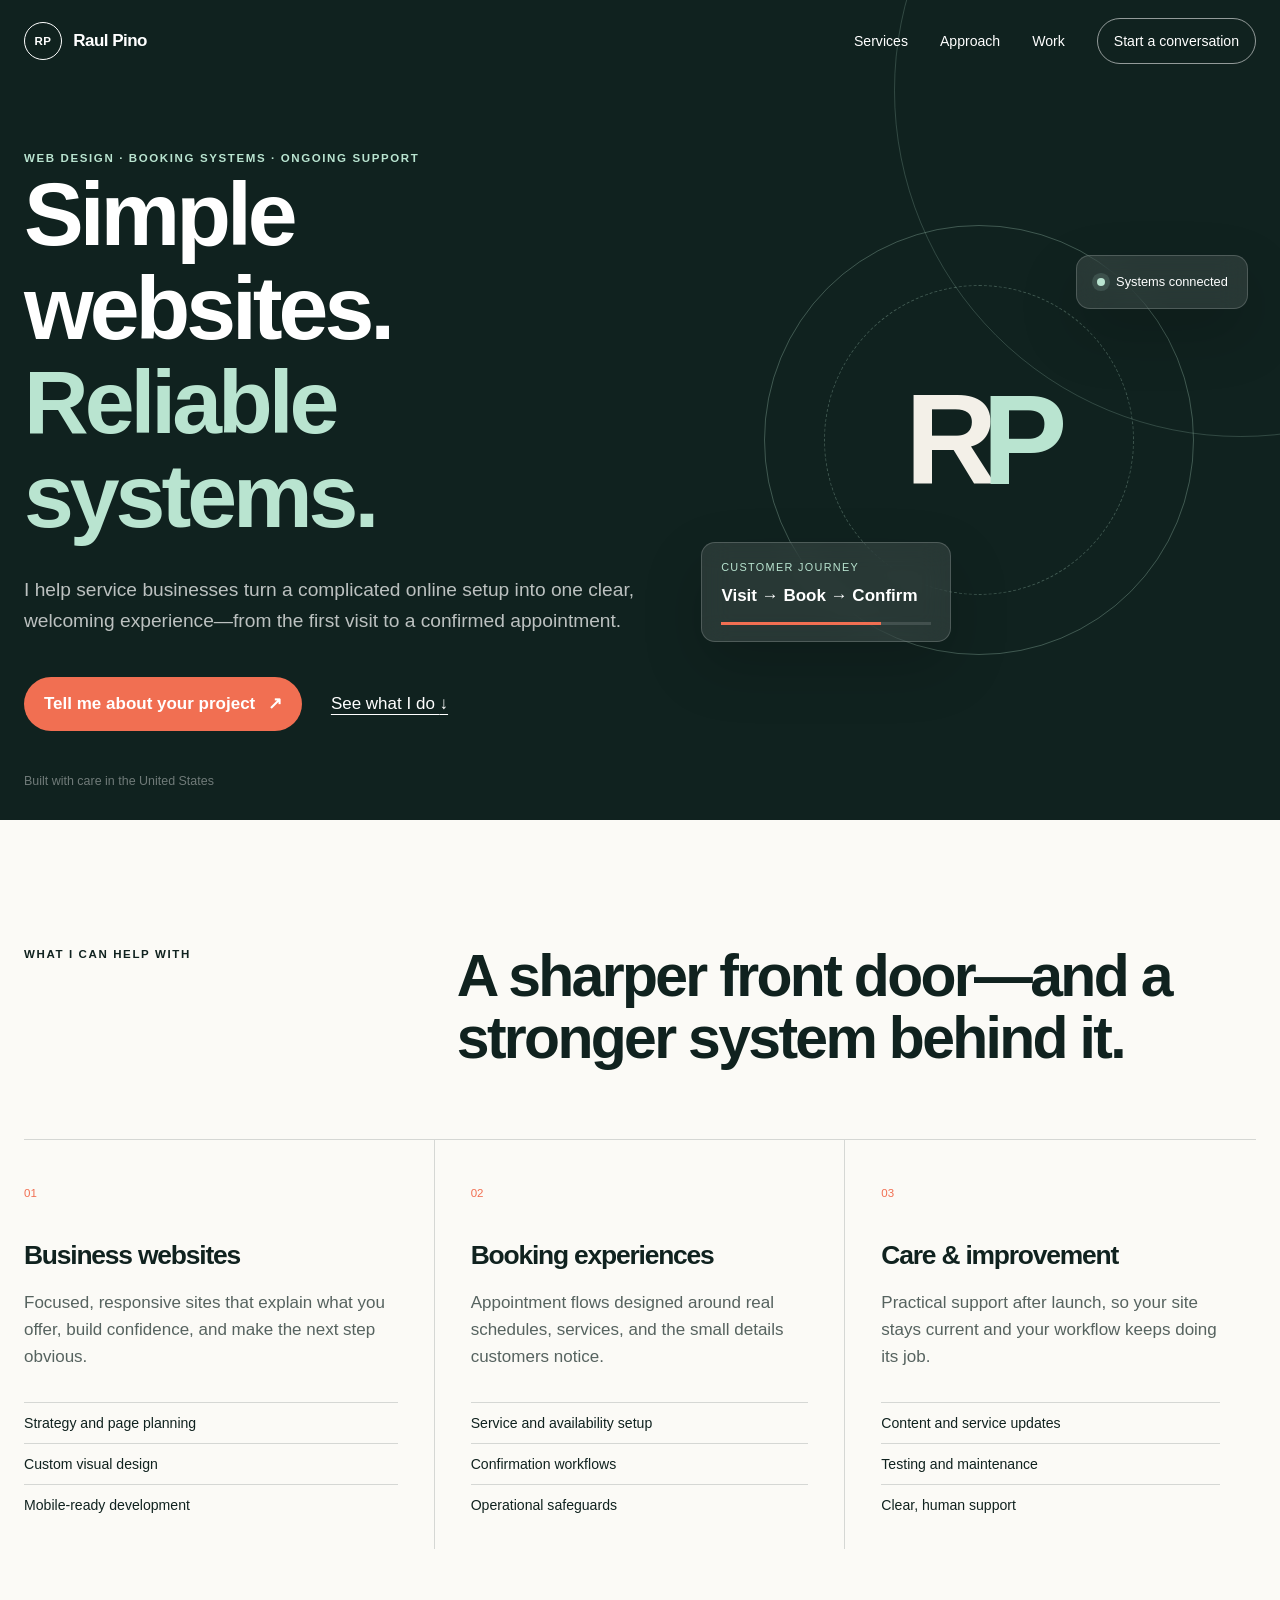
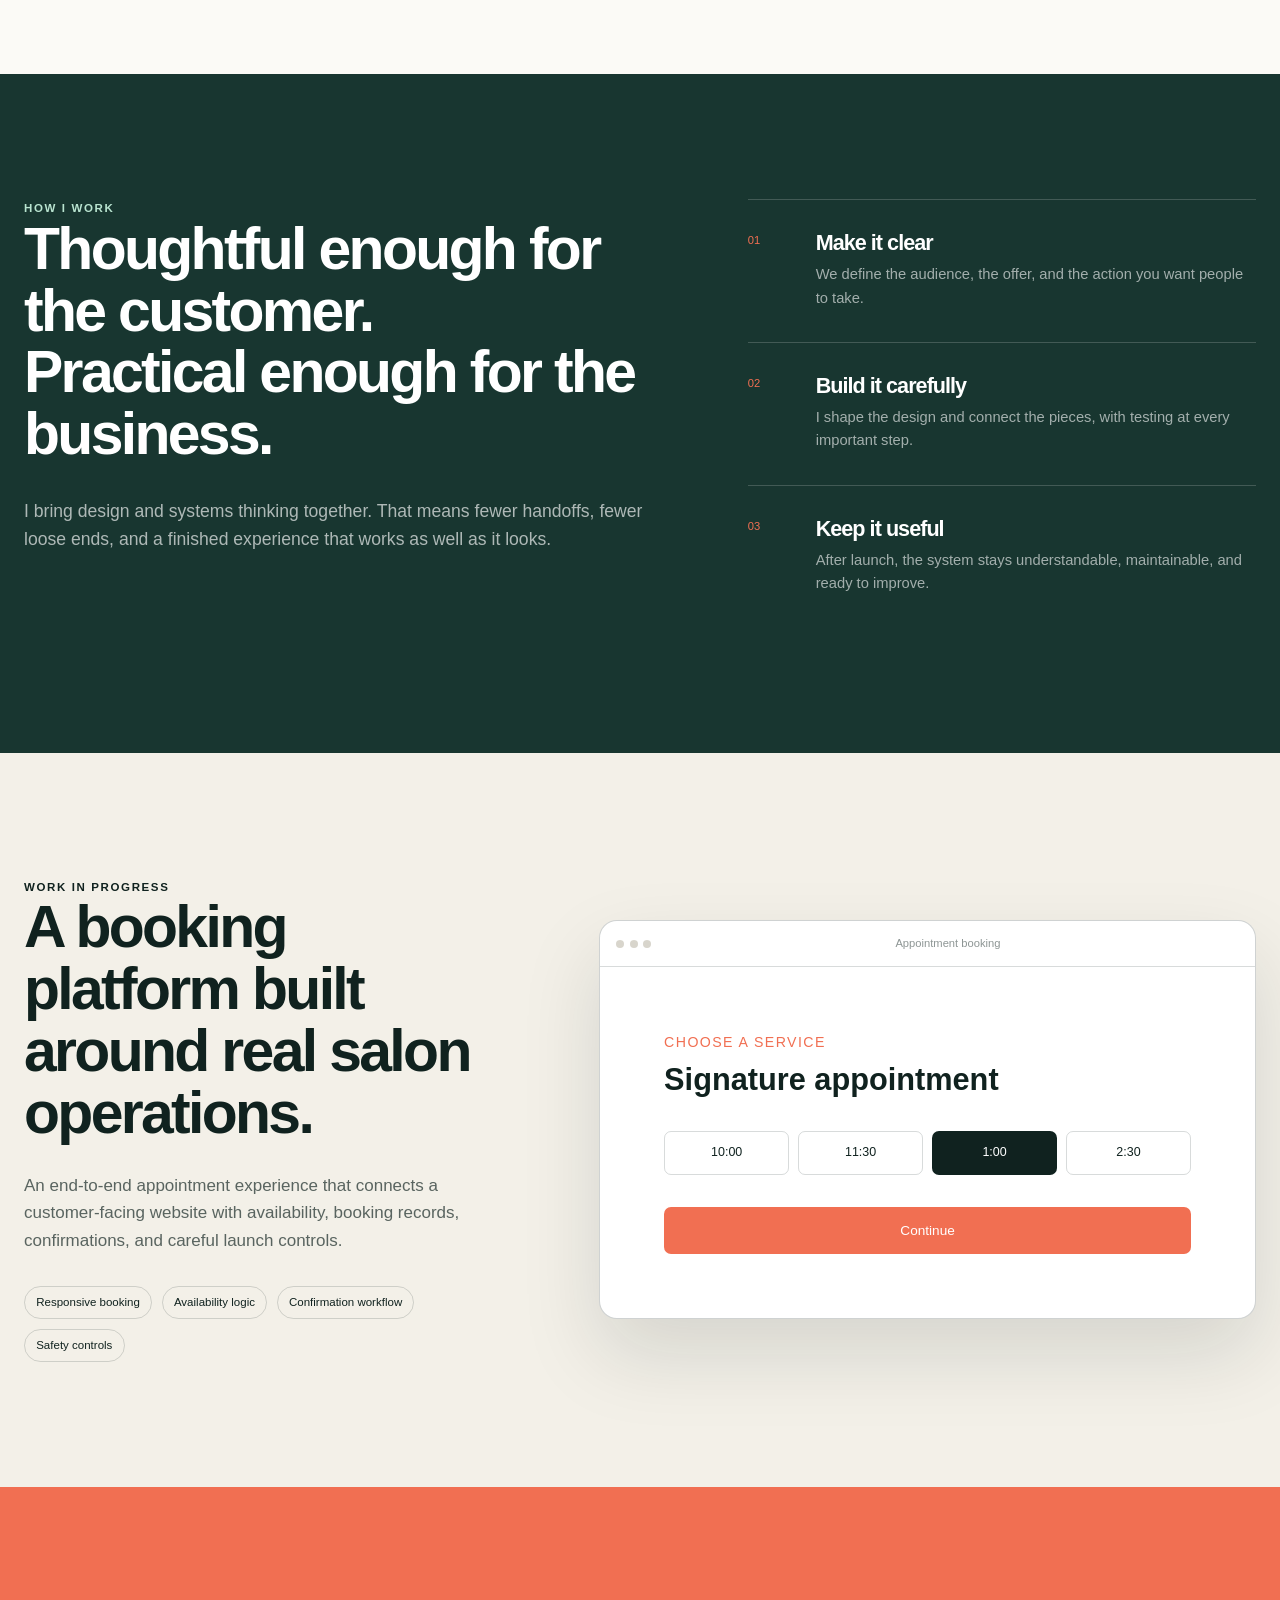
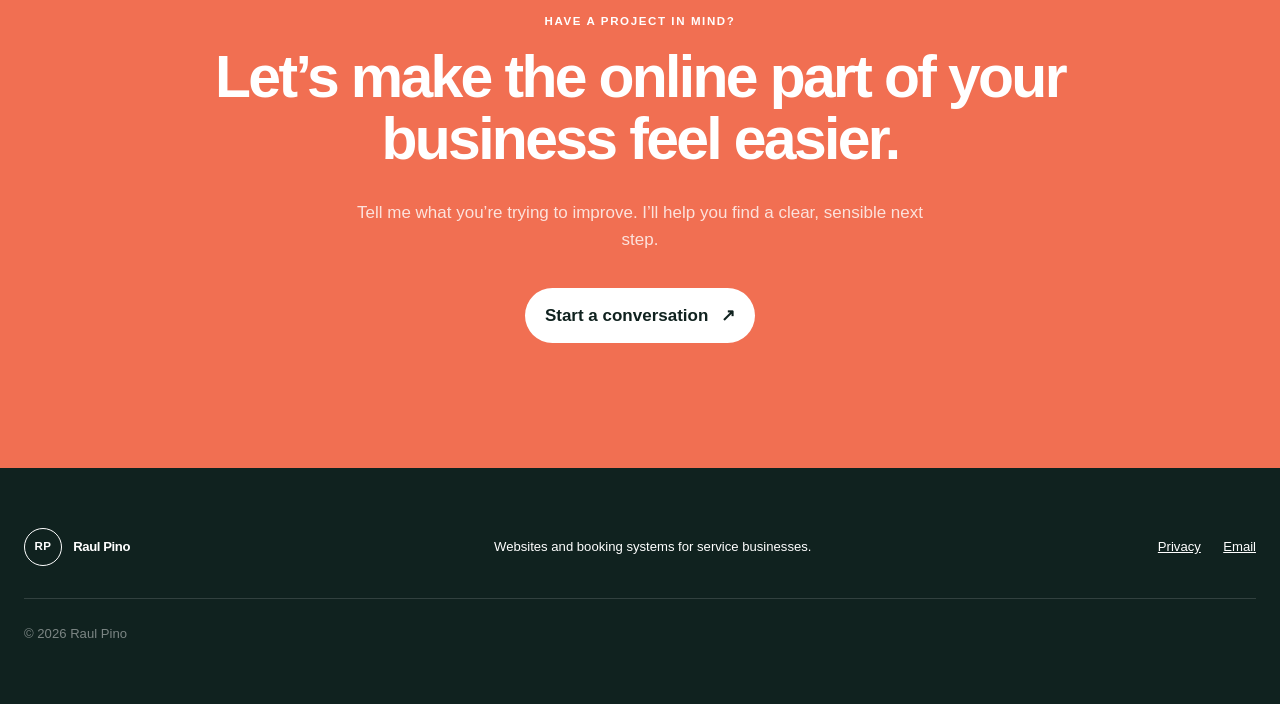
<file: index.html>
<!doctype html>
<html lang="en">
<head>
  <meta charset="utf-8">
  <meta name="viewport" content="width=device-width, initial-scale=1">
  <meta name="description" content="Raul Pino builds clear business websites, thoughtful booking experiences, and dependable digital workflows.">
  <meta name="theme-color" content="#10221f">
  <title>Raul Pino — Websites & Booking Systems</title>
  <link rel="stylesheet" href="styles.css">
  <script src="script.js" defer></script>
</head>
<body>
  <a class="skip-link" href="#main">Skip to content</a>
  <header class="site-header" data-header>
    <a class="brand" href="#top" aria-label="Raul Pino, home">
      <span class="brand-mark" aria-hidden="true">RP</span>
      <span>Raul Pino</span>
    </a>
    <button class="menu-button" type="button" aria-expanded="false" aria-controls="site-nav" data-menu-button>
      <span class="sr-only">Open menu</span>
      <span></span><span></span>
    </button>
    <nav id="site-nav" class="site-nav" aria-label="Main navigation" data-nav>
      <a href="#services">Services</a>
      <a href="#approach">Approach</a>
      <a href="#work">Work</a>
      <a class="nav-cta" href="#contact">Start a conversation</a>
    </nav>
  </header>

  <main id="main">
    <section class="hero" id="top">
      <div class="hero-copy reveal">
        <p class="eyebrow">Web design · booking systems · ongoing support</p>
        <h1>Simple websites.<br><em>Reliable systems.</em></h1>
        <p class="hero-intro">I help service businesses turn a complicated online setup into one clear, welcoming experience—from the first visit to a confirmed appointment.</p>
        <div class="hero-actions">
          <a class="button button-primary" href="#contact">Tell me about your project <span aria-hidden="true">↗</span></a>
          <a class="text-link" href="#services">See what I do <span aria-hidden="true">↓</span></a>
        </div>
      </div>
      <div class="hero-art reveal" aria-hidden="true">
        <div class="orbit orbit-one"></div>
        <div class="orbit orbit-two"></div>
        <div class="signal-card signal-main">
          <span class="signal-label">Customer journey</span>
          <strong>Visit → Book → Confirm</strong>
          <div class="signal-line"><span></span></div>
        </div>
        <div class="signal-card signal-small"><span class="status-dot"></span> Systems connected</div>
        <div class="monogram">R<span>P</span></div>
      </div>
      <p class="hero-note">Built with care in the United States</p>
    </section>

    <section class="section services" id="services">
      <div class="section-heading reveal">
        <p class="eyebrow">What I can help with</p>
        <h2>A sharper front door—and a stronger system behind it.</h2>
      </div>
      <div class="service-grid">
        <article class="service-card reveal">
          <span class="service-number">01</span>
          <h3>Business websites</h3>
          <p>Focused, responsive sites that explain what you offer, build confidence, and make the next step obvious.</p>
          <ul><li>Strategy and page planning</li><li>Custom visual design</li><li>Mobile-ready development</li></ul>
        </article>
        <article class="service-card reveal">
          <span class="service-number">02</span>
          <h3>Booking experiences</h3>
          <p>Appointment flows designed around real schedules, services, and the small details customers notice.</p>
          <ul><li>Service and availability setup</li><li>Confirmation workflows</li><li>Operational safeguards</li></ul>
        </article>
        <article class="service-card reveal">
          <span class="service-number">03</span>
          <h3>Care & improvement</h3>
          <p>Practical support after launch, so your site stays current and your workflow keeps doing its job.</p>
          <ul><li>Content and service updates</li><li>Testing and maintenance</li><li>Clear, human support</li></ul>
        </article>
      </div>
    </section>

    <section class="section approach" id="approach">
      <div class="approach-panel reveal">
        <p class="eyebrow">How I work</p>
        <h2>Thoughtful enough for the customer.<br>Practical enough for the business.</h2>
        <p>I bring design and systems thinking together. That means fewer handoffs, fewer loose ends, and a finished experience that works as well as it looks.</p>
      </div>
      <ol class="process-list">
        <li class="reveal"><span>01</span><div><h3>Make it clear</h3><p>We define the audience, the offer, and the action you want people to take.</p></div></li>
        <li class="reveal"><span>02</span><div><h3>Build it carefully</h3><p>I shape the design and connect the pieces, with testing at every important step.</p></div></li>
        <li class="reveal"><span>03</span><div><h3>Keep it useful</h3><p>After launch, the system stays understandable, maintainable, and ready to improve.</p></div></li>
      </ol>
    </section>

    <section class="section work" id="work">
      <div class="work-copy reveal">
        <p class="eyebrow">Work in progress</p>
        <h2>A booking platform built around real salon operations.</h2>
        <p>An end-to-end appointment experience that connects a customer-facing website with availability, booking records, confirmations, and careful launch controls.</p>
        <div class="tag-list" aria-label="Project capabilities"><span>Responsive booking</span><span>Availability logic</span><span>Confirmation workflow</span><span>Safety controls</span></div>
      </div>
      <div class="work-visual reveal" aria-label="Abstract preview of a booking interface">
        <div class="browser-bar"><i></i><i></i><i></i><span>Appointment booking</span></div>
        <div class="booking-preview">
          <div><small>Choose a service</small><strong>Signature appointment</strong></div>
          <div class="time-grid"><span>10:00</span><span>11:30</span><span class="selected">1:00</span><span>2:30</span></div>
          <div class="preview-button">Continue</div>
        </div>
      </div>
    </section>

    <section class="contact" id="contact">
      <div class="contact-inner reveal">
        <p class="eyebrow">Have a project in mind?</p>
        <h2>Let’s make the online part of your business feel easier.</h2>
        <p>Tell me what you’re trying to improve. I’ll help you find a clear, sensible next step.</p>
        <a class="button button-light" href="mailto:pino.raul2@gmail.com?subject=Website%20project%20inquiry">Start a conversation <span aria-hidden="true">↗</span></a>
      </div>
    </section>
  </main>

  <footer class="site-footer">
    <a class="brand footer-brand" href="#top"><span class="brand-mark" aria-hidden="true">RP</span><span>Raul Pino</span></a>
    <p>Websites and booking systems for service businesses.</p>
    <div class="footer-links"><a href="privacy/">Privacy</a><a href="mailto:pino.raul2@gmail.com">Email</a></div>
    <p class="copyright">© <span data-year></span> Raul Pino</p>
  </footer>
</body>
</html>
</file>
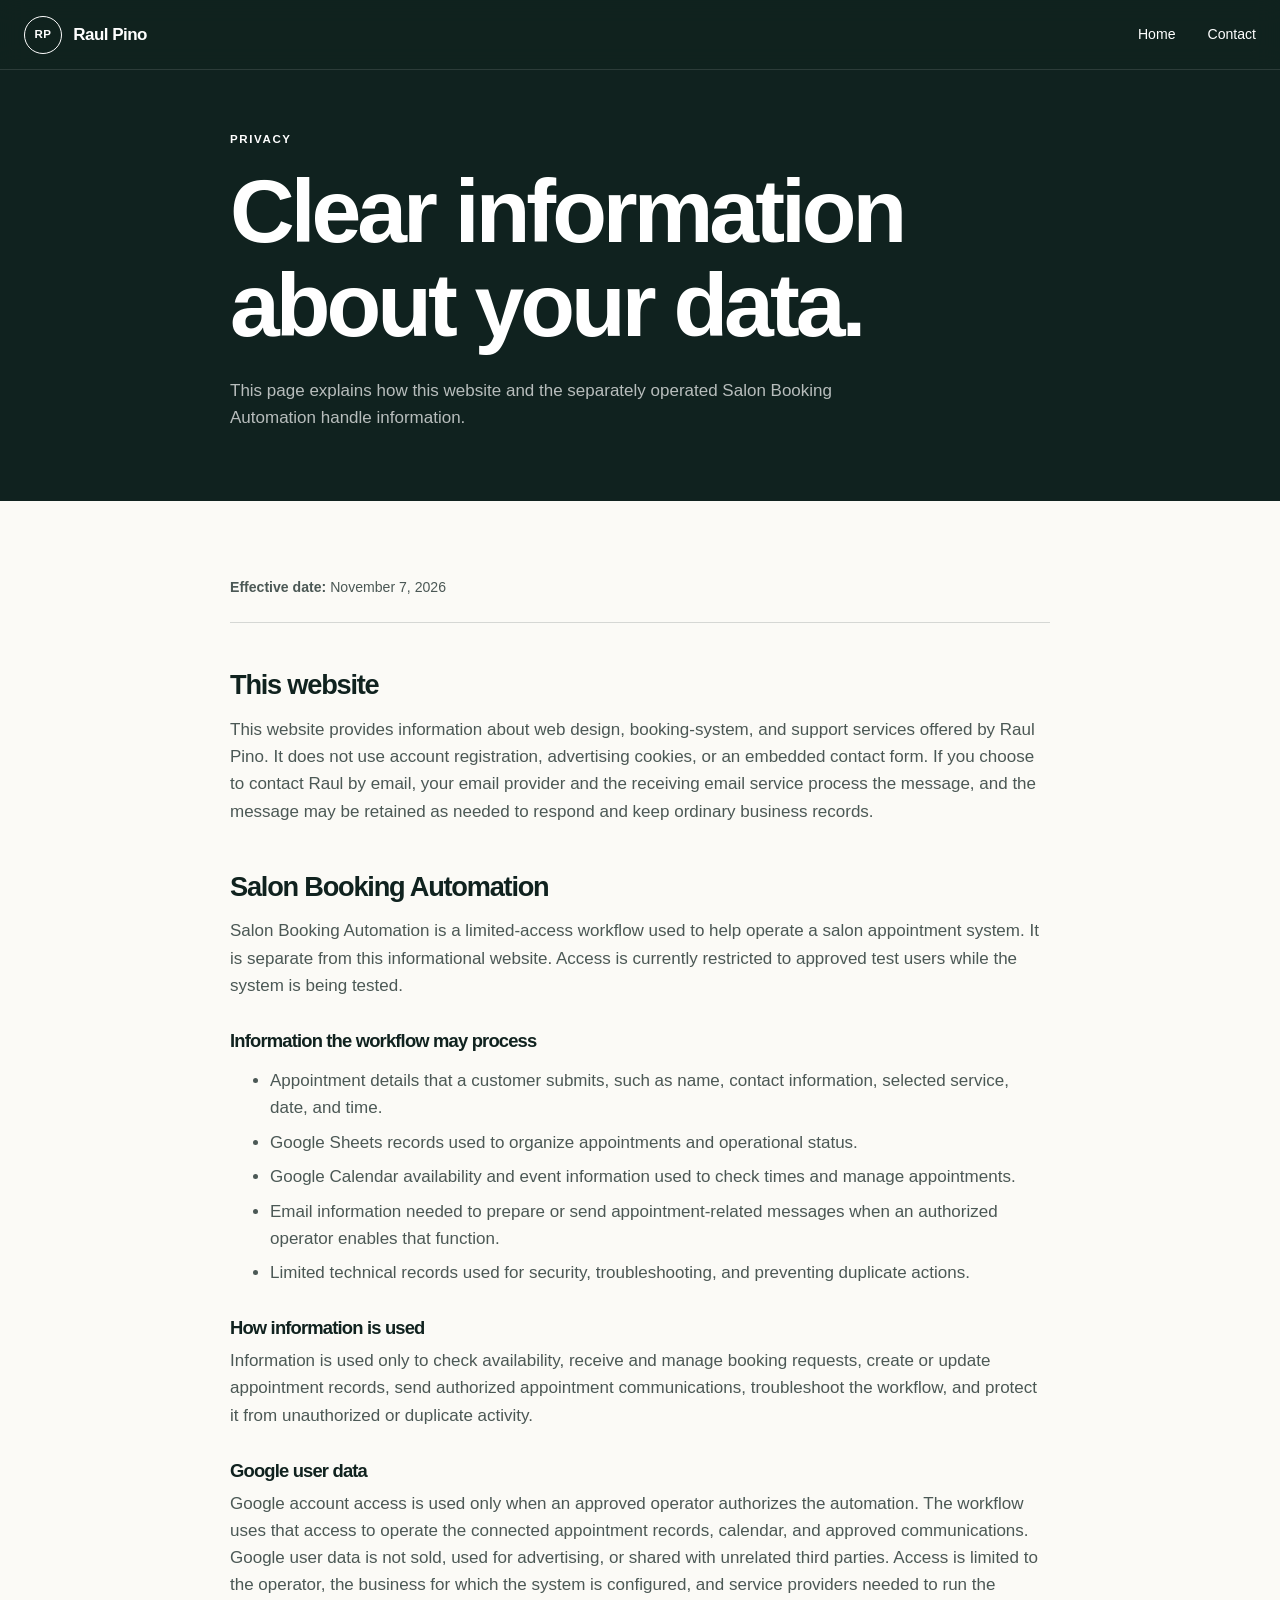
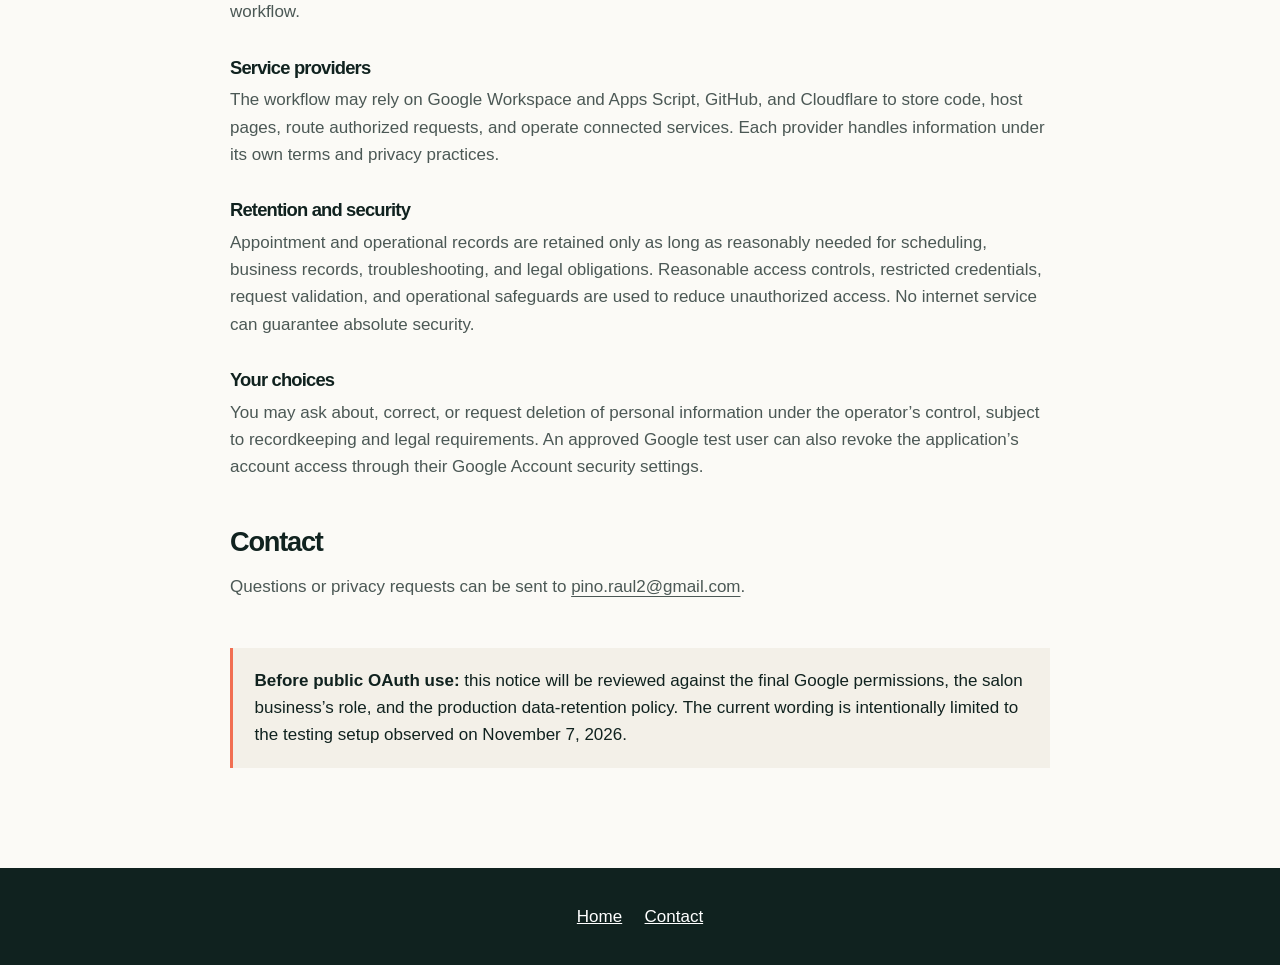
<file: privacy/index.html>
<!doctype html>
<html lang="en">
<head>
  <meta charset="utf-8">
  <meta name="viewport" content="width=device-width, initial-scale=1">
  <meta name="description" content="Privacy information for Raul Pino's website and Salon Booking Automation.">
  <meta name="theme-color" content="#10221f">
  <title>Privacy — Raul Pino</title>
  <link rel="stylesheet" href="../styles.css">
  <style>
    .legal-header{padding-top:130px;padding-bottom:70px;color:white;background:#10221f}.legal-header .inner,.legal{width:min(820px,calc(100% - 48px));margin:auto}.legal-header h1{margin-top:1rem;font-size:clamp(3rem,7vw,5.8rem)}.legal-header p:last-child{max-width:650px;margin-top:1.5rem;color:rgba(255,255,255,.7)}.legal{padding-top:75px;padding-bottom:100px}.legal h2{margin:3rem 0 1rem;font-size:1.7rem}.legal h3{margin:2rem 0 .6rem;font-size:1.15rem}.legal p,.legal li{color:rgba(16,34,31,.75)}.legal li+li{margin-top:.45rem}.legal a{text-underline-offset:4px}.legal-meta{padding-bottom:1.5rem;border-bottom:1px solid rgba(16,34,31,.16);font-size:.88rem}.legal .notice{margin-top:3rem;padding:1.2rem 1.35rem;border-left:3px solid #f16f52;background:#f3f0e8}.legal-footer{padding:35px 24px;text-align:center;color:white;background:#10221f}.legal-footer a{margin:0 .7rem}
  </style>
</head>
<body>
  <a class="skip-link" href="#privacy">Skip to content</a>
  <header class="site-header scrolled">
    <a class="brand" href="../" aria-label="Raul Pino, home"><span class="brand-mark" aria-hidden="true">RP</span><span>Raul Pino</span></a>
    <nav class="site-nav" aria-label="Privacy navigation"><a href="../">Home</a><a href="mailto:pino.raul2@gmail.com">Contact</a></nav>
  </header>
  <main id="privacy">
    <section class="legal-header"><div class="inner"><p class="eyebrow">Privacy</p><h1>Clear information about your data.</h1><p>This page explains how this website and the separately operated Salon Booking Automation handle information.</p></div></section>
    <article class="legal">
      <p class="legal-meta"><strong>Effective date:</strong> November 7, 2026</p>
      <h2>This website</h2>
      <p>This website provides information about web design, booking-system, and support services offered by Raul Pino. It does not use account registration, advertising cookies, or an embedded contact form. If you choose to contact Raul by email, your email provider and the receiving email service process the message, and the message may be retained as needed to respond and keep ordinary business records.</p>

      <h2>Salon Booking Automation</h2>
      <p>Salon Booking Automation is a limited-access workflow used to help operate a salon appointment system. It is separate from this informational website. Access is currently restricted to approved test users while the system is being tested.</p>
      <h3>Information the workflow may process</h3>
      <ul>
        <li>Appointment details that a customer submits, such as name, contact information, selected service, date, and time.</li>
        <li>Google Sheets records used to organize appointments and operational status.</li>
        <li>Google Calendar availability and event information used to check times and manage appointments.</li>
        <li>Email information needed to prepare or send appointment-related messages when an authorized operator enables that function.</li>
        <li>Limited technical records used for security, troubleshooting, and preventing duplicate actions.</li>
      </ul>
      <h3>How information is used</h3>
      <p>Information is used only to check availability, receive and manage booking requests, create or update appointment records, send authorized appointment communications, troubleshoot the workflow, and protect it from unauthorized or duplicate activity.</p>
      <h3>Google user data</h3>
      <p>Google account access is used only when an approved operator authorizes the automation. The workflow uses that access to operate the connected appointment records, calendar, and approved communications. Google user data is not sold, used for advertising, or shared with unrelated third parties. Access is limited to the operator, the business for which the system is configured, and service providers needed to run the workflow.</p>
      <h3>Service providers</h3>
      <p>The workflow may rely on Google Workspace and Apps Script, GitHub, and Cloudflare to store code, host pages, route authorized requests, and operate connected services. Each provider handles information under its own terms and privacy practices.</p>
      <h3>Retention and security</h3>
      <p>Appointment and operational records are retained only as long as reasonably needed for scheduling, business records, troubleshooting, and legal obligations. Reasonable access controls, restricted credentials, request validation, and operational safeguards are used to reduce unauthorized access. No internet service can guarantee absolute security.</p>
      <h3>Your choices</h3>
      <p>You may ask about, correct, or request deletion of personal information under the operator’s control, subject to recordkeeping and legal requirements. An approved Google test user can also revoke the application’s account access through their Google Account security settings.</p>

      <h2>Contact</h2>
      <p>Questions or privacy requests can be sent to <a href="mailto:pino.raul2@gmail.com">pino.raul2@gmail.com</a>.</p>
      <div class="notice"><strong>Before public OAuth use:</strong> this notice will be reviewed against the final Google permissions, the salon business’s role, and the production data-retention policy. The current wording is intentionally limited to the testing setup observed on November 7, 2026.</div>
    </article>
  </main>
  <footer class="legal-footer"><a href="../">Home</a><a href="mailto:pino.raul2@gmail.com">Contact</a></footer>
</body>
</html>
</file>
<file: styles.css>
:root {
  --ink: #10221f;
  --cream: #f3f0e8;
  --paper: #fbfaf6;
  --mint: #b9e4d0;
  --coral: #f16f52;
  --line: rgba(16, 34, 31, .16);
  --max: 1240px;
}

* { box-sizing: border-box; }
html { scroll-behavior: smooth; }
body { margin: 0; background: var(--paper); color: var(--ink); font-family: "Segoe UI", Arial, sans-serif; font-size: 17px; line-height: 1.6; }
a { color: inherit; }
h1, h2, h3 { font-family: "Aptos Display", "Segoe UI", Arial, sans-serif; letter-spacing: -.045em; line-height: 1.05; margin: 0; }
p { margin: 0; }
.skip-link { position: fixed; left: 1rem; top: -5rem; z-index: 100; background: white; padding: .7rem 1rem; }
.skip-link:focus { top: 1rem; }
.sr-only { position: absolute; width: 1px; height: 1px; padding: 0; margin: -1px; overflow: hidden; clip: rect(0,0,0,0); white-space: nowrap; border: 0; }

.site-header { position: fixed; z-index: 50; top: 0; left: 0; right: 0; height: 82px; display: flex; align-items: center; justify-content: space-between; padding: 0 max(24px, calc((100vw - var(--max)) / 2)); color: white; transition: .25s ease; }
.site-header.scrolled { height: 70px; background: rgba(16,34,31,.94); backdrop-filter: blur(12px); border-bottom: 1px solid rgba(255,255,255,.12); }
.brand { display: inline-flex; align-items: center; gap: .7rem; text-decoration: none; font-family: "Aptos Display", "Segoe UI", Arial, sans-serif; font-weight: 700; letter-spacing: -.03em; }
.brand-mark { display: grid; place-items: center; width: 38px; height: 38px; border: 1px solid currentColor; border-radius: 50%; font-size: .72rem; letter-spacing: .05em; }
.site-nav { display: flex; align-items: center; gap: 2rem; font-size: .88rem; }
.site-nav a { text-decoration: none; }
.site-nav a:not(.nav-cta):hover { color: var(--mint); }
.nav-cta { border: 1px solid rgba(255,255,255,.55); border-radius: 99px; padding: .65rem 1rem; }
.nav-cta:hover { background: white; color: var(--ink); }
.menu-button { display: none; }

.hero { min-height: 820px; position: relative; overflow: hidden; display: grid; grid-template-columns: 1.05fr .95fr; align-items: center; gap: 5vw; padding: 145px max(24px, calc((100vw - var(--max)) / 2)) 85px; color: white; background: var(--ink); }
.hero::before { content: ""; position: absolute; width: 54vw; height: 54vw; right: -24vw; top: -20vw; border: 1px solid rgba(185,228,208,.2); border-radius: 50%; }
.hero-copy, .hero-art { position: relative; z-index: 2; }
.eyebrow { font-size: .72rem; font-weight: 600; letter-spacing: .14em; text-transform: uppercase; }
.hero .eyebrow { color: var(--mint); }
h1 { max-width: 800px; font-size: clamp(3.8rem, 7vw, 7.5rem); }
h1 em { color: var(--mint); font-style: normal; }
.hero-intro { max-width: 620px; margin-top: 2rem; color: rgba(255,255,255,.72); font-size: clamp(1.05rem, 1.5vw, 1.35rem); }
.hero-actions { display: flex; align-items: center; gap: 1.8rem; margin-top: 2.5rem; }
.button { display: inline-flex; align-items: center; justify-content: center; gap: .8rem; min-height: 54px; padding: .85rem 1.25rem; border-radius: 99px; text-decoration: none; font-weight: 600; }
.button-primary { background: var(--coral); color: white; }
.button:hover { transform: translateY(-2px); }
.text-link { text-underline-offset: 5px; }
.hero-note { position: absolute; z-index: 2; bottom: 28px; left: max(24px, calc((100vw - var(--max)) / 2)); color: rgba(255,255,255,.4); font-size: .78rem; }

.hero-art { min-height: 520px; display: grid; place-items: center; }
.orbit { position: absolute; border-radius: 50%; border: 1px solid rgba(185,228,208,.28); }
.orbit-one { width: 430px; height: 430px; }
.orbit-two { width: 310px; height: 310px; border-style: dashed; animation: spin 26s linear infinite; }
.monogram { font: 700 8rem/1 "Aptos Display", "Segoe UI", Arial, sans-serif; letter-spacing: -.12em; color: var(--cream); }
.monogram span { color: var(--mint); }
.signal-card { position: absolute; padding: 1rem 1.2rem; border: 1px solid rgba(255,255,255,.18); border-radius: 14px; background: rgba(255,255,255,.1); backdrop-filter: blur(14px); box-shadow: 0 24px 60px rgba(0,0,0,.18); }
.signal-main { width: 250px; left: 0; bottom: 58px; }
.signal-label { display: block; margin-bottom: .35rem; color: var(--mint); font-size: .68rem; text-transform: uppercase; letter-spacing: .12em; }
.signal-line { height: 3px; margin-top: .8rem; background: rgba(255,255,255,.12); }
.signal-line span { display: block; width: 76%; height: 100%; background: var(--coral); }
.signal-small { top: 75px; right: 8px; font-size: .8rem; }
.status-dot { display: inline-block; width: 8px; height: 8px; margin-right: .5rem; border-radius: 50%; background: var(--mint); box-shadow: 0 0 0 5px rgba(185,228,208,.14); }
@keyframes spin { to { transform: rotate(360deg); } }

.section { padding: 125px max(24px, calc((100vw - var(--max)) / 2)); }
.section-heading { display: grid; grid-template-columns: .65fr 1.35fr; gap: 3rem; margin-bottom: 70px; }
.section-heading h2, .approach h2, .work h2, .contact h2 { font-size: clamp(2.5rem, 4.6vw, 5rem); }
.service-grid { display: grid; grid-template-columns: repeat(3, 1fr); border-top: 1px solid var(--line); }
.service-card { padding: 38px 36px 24px 0; border-right: 1px solid var(--line); }
.service-card + .service-card { padding-left: 36px; }
.service-card:last-child { border-right: 0; }
.service-number { color: var(--coral); font-size: .72rem; }
.service-card h3 { margin: 2.3rem 0 1.2rem; font-size: 1.65rem; }
.service-card p { color: rgba(16,34,31,.7); }
.service-card ul { list-style: none; padding: 0; margin: 2rem 0 0; font-size: .88rem; }
.service-card li { padding: .55rem 0; border-top: 1px solid var(--line); }

.approach { display: grid; grid-template-columns: 1.1fr .9fr; gap: 8vw; color: white; background: #183630; }
.approach .eyebrow { color: var(--mint); }
.approach-panel > p:last-child { max-width: 620px; margin-top: 2rem; color: rgba(255,255,255,.65); font-size: 1.1rem; }
.process-list { list-style: none; padding: 0; margin: 0; }
.process-list li { display: grid; grid-template-columns: 52px 1fr; gap: 1rem; padding: 2rem 0; border-top: 1px solid rgba(255,255,255,.18); }
.process-list li > span { color: var(--coral); font-size: .7rem; }
.process-list h3 { margin-bottom: .5rem; font-size: 1.35rem; }
.process-list p { color: rgba(255,255,255,.6); font-size: .92rem; }

.work { display: grid; grid-template-columns: .85fr 1.15fr; align-items: center; gap: 7vw; background: var(--cream); }
.work-copy > p:nth-of-type(2) { margin-top: 1.8rem; color: rgba(16,34,31,.68); }
.tag-list { display: flex; flex-wrap: wrap; gap: .6rem; margin-top: 2rem; }
.tag-list span { padding: .4rem .7rem; border: 1px solid var(--line); border-radius: 99px; font-size: .72rem; }
.work-visual { overflow: hidden; border: 1px solid rgba(16,34,31,.2); border-radius: 18px; background: white; box-shadow: 0 35px 80px rgba(16,34,31,.13); transform: rotate(1.5deg); }
.browser-bar { display: flex; align-items: center; gap: .35rem; height: 46px; padding: 0 1rem; border-bottom: 1px solid var(--line); color: rgba(16,34,31,.48); font-size: .7rem; }
.browser-bar i { width: 8px; height: 8px; border-radius: 50%; background: #d8d5cc; }
.browser-bar span { margin-left: auto; margin-right: auto; }
.booking-preview { padding: clamp(28px, 5vw, 65px); }
.booking-preview small { display: block; color: var(--coral); text-transform: uppercase; letter-spacing: .1em; }
.booking-preview strong { display: block; margin-top: .5rem; font: 600 clamp(1.4rem, 2.4vw, 2.4rem)/1.2 "Aptos Display", "Segoe UI", Arial, sans-serif; }
.time-grid { display: grid; grid-template-columns: repeat(4, 1fr); gap: .55rem; margin: 2rem 0; }
.time-grid span { padding: .7rem .4rem; text-align: center; border: 1px solid var(--line); border-radius: 7px; font-size: .78rem; }
.time-grid .selected { color: white; background: var(--ink); }
.preview-button { padding: .8rem; border-radius: 7px; text-align: center; color: white; background: var(--coral); font-size: .85rem; }

.contact { padding: 125px 24px; text-align: center; color: white; background: var(--coral); }
.contact-inner { max-width: 980px; margin: auto; }
.contact h2 { margin-top: 1rem; }
.contact p:nth-of-type(2) { max-width: 600px; margin: 1.8rem auto 2.2rem; color: rgba(255,255,255,.8); }
.button-light { background: white; color: var(--ink); }
.site-footer { display: grid; grid-template-columns: 1.2fr 1.3fr .7fr; gap: 2rem; align-items: center; padding: 60px max(24px, calc((100vw - var(--max)) / 2)); color: white; background: var(--ink); font-size: .82rem; }
.footer-links { display: flex; justify-content: flex-end; gap: 1.4rem; }
.copyright { grid-column: 1 / -1; padding-top: 24px; border-top: 1px solid rgba(255,255,255,.14); color: rgba(255,255,255,.45); }

.reveal { opacity: 0; transform: translateY(22px); transition: opacity .7s ease, transform .7s ease; }
.reveal.visible { opacity: 1; transform: none; }
@media (prefers-reduced-motion: reduce) { html { scroll-behavior: auto; } .reveal { opacity: 1; transform: none; transition: none; } .orbit-two { animation: none; } }

@media (max-width: 900px) {
  .site-header { height: 70px; }
  .menu-button { display: grid; place-content: center; gap: 6px; width: 44px; height: 44px; border: 1px solid rgba(255,255,255,.4); border-radius: 50%; background: transparent; }
  .menu-button span:not(.sr-only) { display: block; width: 18px; height: 1px; background: white; }
  .site-nav { position: fixed; inset: 70px 0 auto; display: none; align-items: stretch; flex-direction: column; gap: 0; padding: 20px 24px 30px; color: white; background: var(--ink); border-top: 1px solid rgba(255,255,255,.12); }
  .site-nav.open { display: flex; }
  .site-nav a { padding: .8rem 0; }
  .nav-cta { margin-top: .5rem; text-align: center; }
  .hero { grid-template-columns: 1fr; padding-top: 130px; }
  .hero-art { min-height: 420px; }
  .section-heading, .approach, .work { grid-template-columns: 1fr; }
  .section-heading { gap: 1.4rem; }
  .service-grid { grid-template-columns: 1fr; }
  .service-card, .service-card + .service-card { padding: 30px 0; border-right: 0; border-bottom: 1px solid var(--line); }
  .site-footer { grid-template-columns: 1fr; }
  .footer-links { justify-content: flex-start; }
}

@media (max-width: 560px) {
  body { font-size: 16px; }
  .hero { min-height: 900px; }
  h1 { font-size: clamp(3.25rem, 17vw, 5rem); }
  .hero-actions { align-items: flex-start; flex-direction: column; }
  .hero-art { min-height: 330px; }
  .orbit-one { width: 310px; height: 310px; }
  .orbit-two { width: 225px; height: 225px; }
  .monogram { font-size: 5.5rem; }
  .signal-main { left: 0; bottom: 8px; }
  .signal-small { top: 20px; right: 0; }
  .section { padding-top: 85px; padding-bottom: 85px; }
  .time-grid { grid-template-columns: repeat(2, 1fr); }
}
</file>
